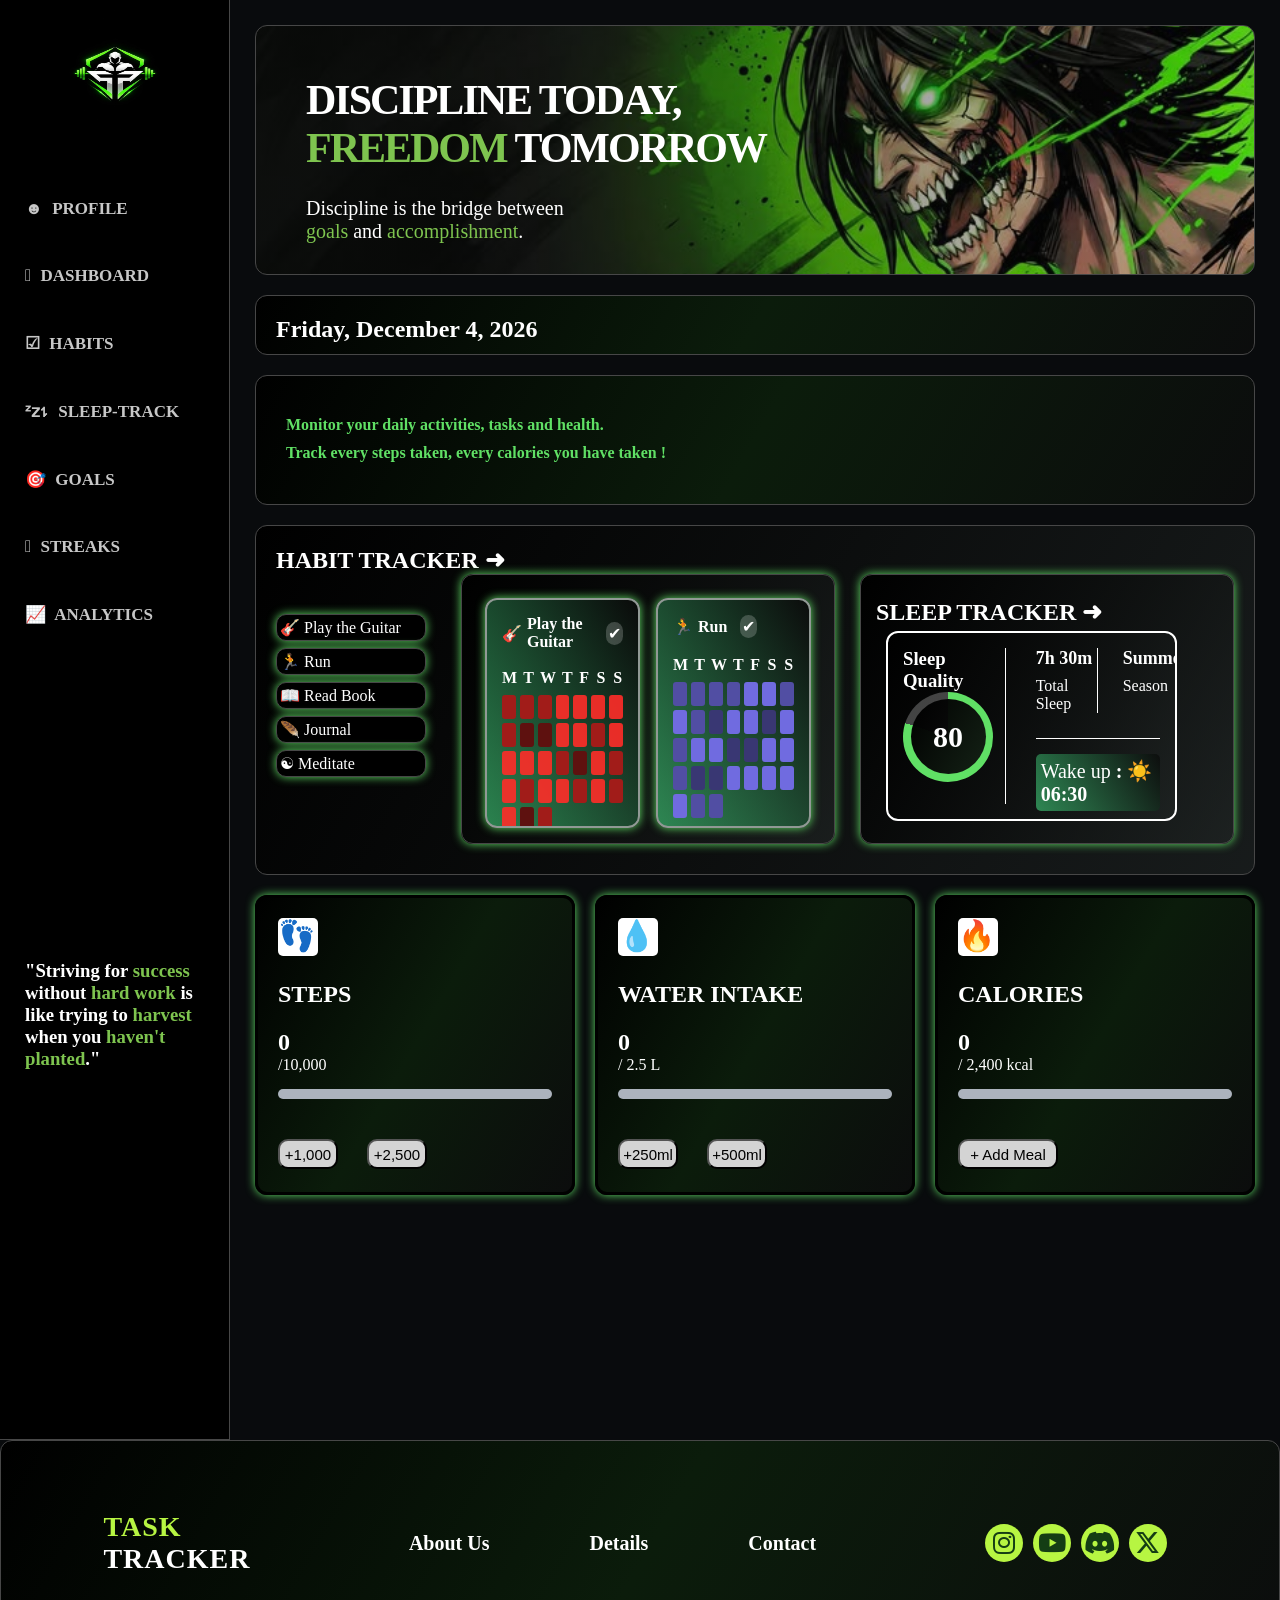
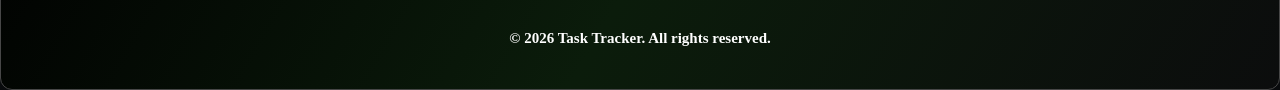
<file: index.html>
<!DOCTYPE html>
<html lang="en">
<head>
    <meta charset="UTF-8">
    <meta name="viewport" content="width=device-width, initial-scale=1.0">
    <title>Tracker</title>
    <link rel="icon" type="image/png" href="image/The path of the ronin.jpg">
    <link rel="stylesheet"  href="indexstyle.css">
     <link rel="stylesheet"
      href="https://cdnjs.cloudflare.com/ajax/libs/font-awesome/6.5.2/css/all.min.css">
</head>
<body>
  <div class="container">
     <aside class="sidebar">
        <div class="logo">
            <img src="image/Creative Fitness Monogram Logos (Brand Identity Ideas).jpg" alt="fitness logo">
        </div>   
 <!-- navbar      -->
     <nav>
        <a href="#about"><span class="icon">☻</span><span> PROFILE</span></a>
        <a href="index.html"><span class="icon">𓃑</span><span> DASHBOARD</span></a>
        <a href="#habit"><span class="icon">☑</span><span> HABITS</span></a>
        <a href="#sleep"><span class="icon">ᶻ𝗓𐰁</span><span> SLEEP-TRACK</span></a>
        <a href="#goal"><span class="icon">🎯</span><span> GOALS</span></a>
        <a href="habit.html"><span class="icon">𖦏</span><span> STREAKS</span></a>
        <a href="sleep.html"><span class="icon">📈</span><span> ANALYTICS</span></a>
        
     </nav>
     <h3>"Striving for <span>success </span>without <span> hard work</span> is like trying to <span>harvest </span> when you <span>haven't planted</span>."</h3>
     </aside>
     <!-- main -->
     <main class="main">
        <!-- section hero -->
        <section class="hero">
            <div class="hero-content">
            <h1>DISCIPLINE TODAY, <br><span>FREEDOM</span> TOMORROW</h1>
            <p>Discipline is the bridge between <br><span> goals</span> and <span> accomplishment</span>.</p>
            </div>
        </section>
<!-- today's date -->
        <div class="today">
            <h2 id="date"></h2>
        </div>

   <!-- profile      -->
    <section id="about">
        <div class="about">
        <h2 id="profile"></h2>
        <h4>Monitor your daily activities, tasks and health.</h4>
        <h4>Track every steps taken, every calories you have taken !</h4>
        </div>
    </section>
      <div class="box">
 <!-- habit-tracker -->
        <section id="habit">
          <h1><a href="habit.html">HABIT TRACKER ➜</a></h1>
           <div class="habit-box">
            <aside class="habit-bar">
                <p>🎸 Play the Guitar</p>
                <p>🏃 Run</p>
                <p>📖 Read  Book</p>
                <p>🪶 Journal</p>
                <p>☯ Meditate</p>
            </aside>
             <div class="part1">
              <div class="guitar">
                <div class="part1-header">
                    <span class="icon">🎸</span>
                    <h4>Play the Guitar</h4>
                    <span class="check">✔</span>
                </div>
                <div class="week">
                    <span>M</span>
                    <span>T</span>
                    <span>W</span>
                    <span>T</span>
                    <span>F</span>
                    <span>S</span>
                    <span>S</span>
                </div>
                    <div class="grid">
                    <!-- 30 boxes -->
                     <span style="background-color: #A11C19";></span>
                     <span style="background-color: #A11C19";></span>
                     <span style="background-color: #A11C19";></span>
                     <span></span>
                     <span></span>
                     <span></span>
                     <span></span>
                     <span style="background-color: #A11C19";></span>

                     <span style="background-color:#5E110F";></span>
                     <span style="background-color:#5E110F";></span>
                     <span></span>
                     <span></span>
                     <span style="background-color:#A11C19";></span>
                     <span></span>
                     <span></span>

                     <span></span>
                     <span></span>
                     <span style="background-color:#A11C19";></span>
                     <span style="background-color:#5E110F";></span>
                     <span></span>
                     <span style="background-color:#A11C19";></span>
                     <span></span>

                     <span style="background-color:#A11C19";></span>
                     <span></span>
                     <span></span>
                     <span style="background-color:#A11C19";></span>
                     <span></span>
                     <span style="background-color:#A11C19";></span>
                     <span></span>

                     <span style="background-color:#5E110F";></span>
                     <span style="background-color:#A11C19";></span>

                </div>
              </div>
              <div class="run">
                <div class="part1-header">
                <span class="icon">🏃</span>
                <h4>Run</h4>
                <span class="check">✔</span>
                </div>
                <div class="week">
                    <span>M</span>
                    <span>T</span>
                    <span>W</span>
                    <span>T</span>
                    <span>F</span>
                    <span>S</span>
                    <span>S</span>
                </div>
                <div class="grid">
                    <!-- 30 boxes -->
                     <span style="background-color: #514EA3";></span>
                     <span style="background-color: #514EA3";></span>
                     <span style="background-color: #514EA3";></span>
                     <span style="background-color: #514EA3";></span>
                     <span></span>
                     <span></span>
                     <span style="background-color: #514EA3";></span>
                     <span></span>

                     <span style="background-color: #514EA3";></span>
                     <span style="background-color: #393773";></span>
                     <span></span>
                     <span></span>
                     <span style="background-color: #393773";></span>
                     <span></span>
                     <span style="background-color: #514EA3";></span>

                     <span></span>
                     <span></span>
                     <span style="background-color: #393773";></span>
                     <span style="background-color: #393773";></span>
                     <span></span>
                     <span></span>
                     <span style="background-color: #514EA3";></span>

                     <span style="background-color: #393773";></span>
                     <span style="background-color: #393773";></span>
                     <span></span>
                     <span></span>
                     <span></span>
                     <span ></span>
                     <span></span>

                     <span style="background-color: #514EA3";></span>
                     <span style="background-color: #514EA3";></span>

                </div>
              </div>
              </div>

<!-- sleep-tracker -->
        
                <div class="sleep">
                   <a href="sleep.html" target="_blank"><h2>SLEEP TRACKER ➜</a></h2>
                   <div class="sleep-quality">
                    <div class="quality">
                      <h3>Sleep Quality</h3>
                         <div class="circle">
                            <span>80</span>
                         </div>
                   </div>
                    <div class="data">
                        <div class="side-info">
                           <div class="time">
                            <h2>7h 30m</h2>
                            <p>Total Sleep</p>
                           </div>
                           <div class="time">
                            <h2>Summer</h2>
                            <p>Season</p>
                           </div>
                        </div>
                        <div class="awake">
                            <span>Wake up</span>
                            <b>:</b>
                            <span>☀️</span>
                            <strong>06:30</strong>
                        </div>
                    </div>

                </div>  
                </div>
    
              </div>
              
             </div>
             <section id="goal">
            <div class="box1">
                <div class="steps">
                    <span class="foot"><h3>👣</h3></span>
                    <span><h2>STEPS</h2></span>
                    <div class="count">
                    <span id="number"><h1>0 </h1></span><medium>/10,000</medium>
                    </div>
                    <div class="steps-bar">
                        <div id="stepBar"></div>
                    </div>
                    <div class="buttons">
                    <button onclick="addSteps(1000)">+1,000</button>
                    <button onclick="addSteps(2500)">+2,500</button>
                    </div>

                </div>
                <div class="water">
                    <span class="blue"><h3>💧</h3></span>
                    <span><h2>WATER INTAKE</h2></span>
                    <div class="count">
                    <span id="drink"><h1>0</h1></span><medium>/ 2.5 L</medium>
                    </div>
                    <div class="water-bar">
                        <div id="waterBar"></div>
                    </div>
                    <div class="buttons">
                    <button onclick="addWater(0.25)">+250ml</button>
                    <button onclick="addWater(0.5)">+500ml</button>
                    </div>

                </div>
                <div class="calories">
                    <span class="food"><h3>🔥</h3></span>
                    <span><h2>CALORIES</h2></span>
                    <div class="count">
                        <span id="eat"><h1>0</h1></span><medium>/ 2,400 kcal</medium>
                    </div>
                    <div class="calorie-bar">
                        <div id="calorieBar"></div>
                    </div>
                    <button class="add" onclick="addCalories(100)"> + Add Meal</button>

                </div>
            </div>
         </section>
            

        </div>
    </section>
    </div>
    </main>
  </div>
     </div>
  </div>
  <!-- footer -->
  <footer class="footer">
    <div class="footer-top">
        <div class="footer-logo">
            <span>TASK</span>
            <strong>TRACKER</strong>
        </div>

        <div class="footer-links">
            <a href="#">About Us</a>
            <a href="#">Details</a>
            <a href="#">Contact</a>
        </div>

        <div class="social-icons">
        <a href="#"><i class="fa-brands fa-instagram"></i></a>
        <a href="#"><i class="fa-brands fa-youtube"></i></a>
        <a href="#"><i class="fa-brands fa-discord"></i></a>
        <a href="#"><i class="fa-brands fa-x-twitter"></i></a>
    </div>

    </div>
    <div class="footer-bottom">
         © 2026 Task Tracker. All rights reserved.
    </div>
  </footer>
  <script src="index.js"></script>
</body>
</html>
</file>
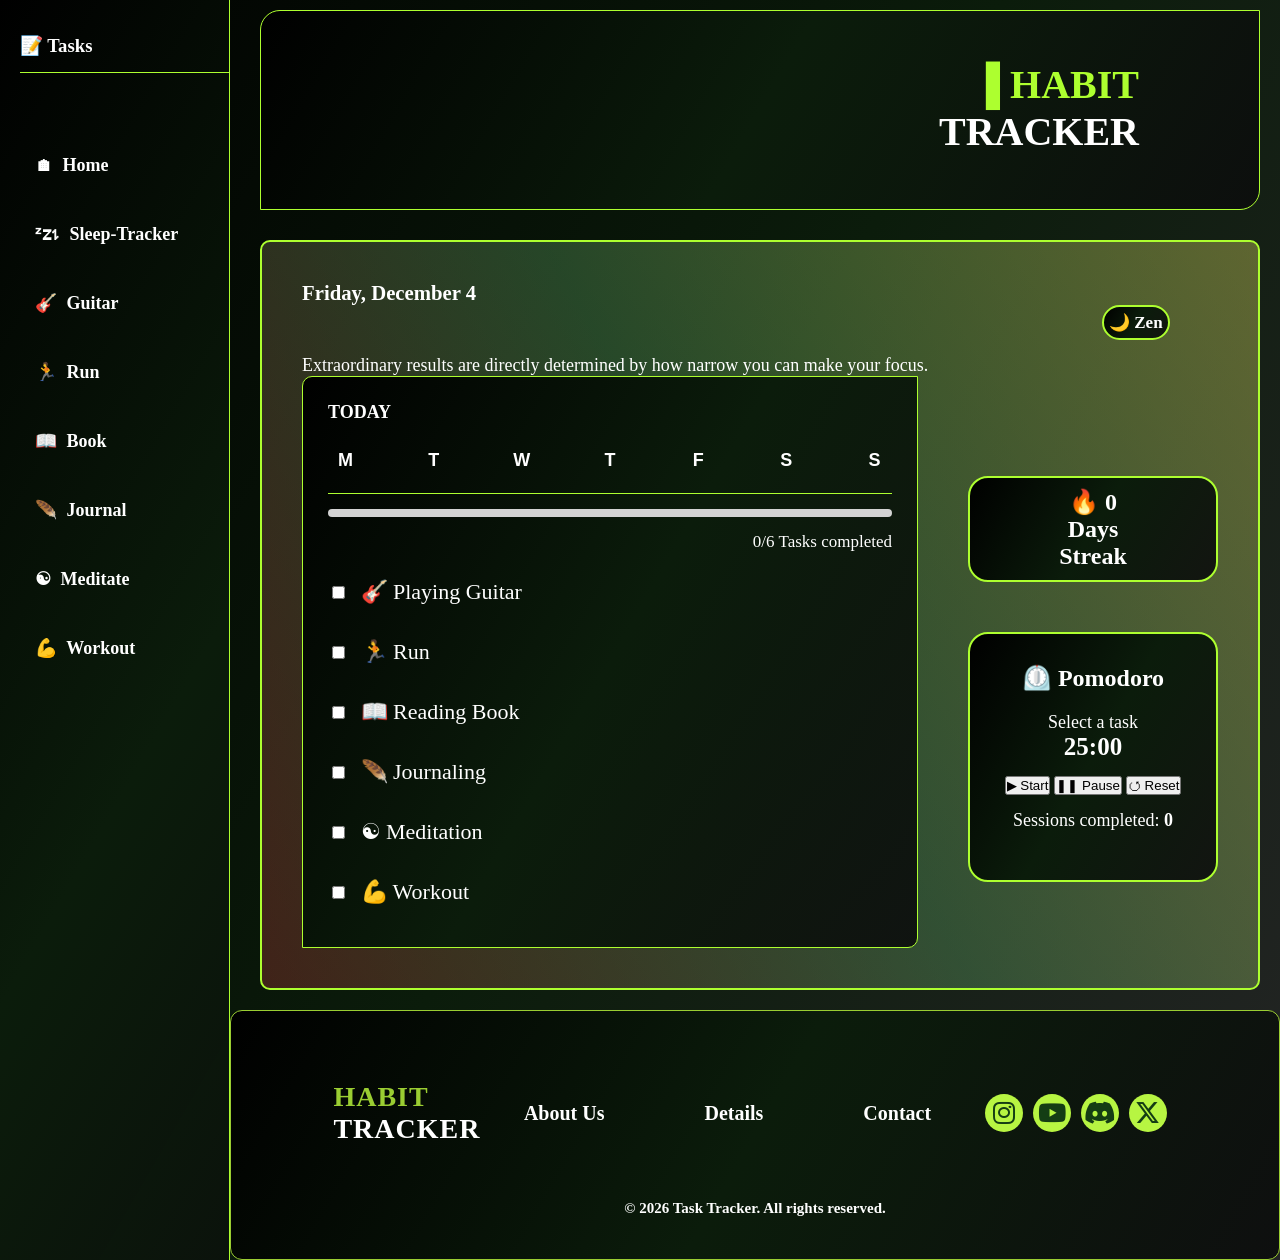
<file: habit.html>
<!DOCTYPE html>
<html lang="en">
<head>
    <meta charset="UTF-8">
    <meta name="viewport" content="width=device-width, initial-scale=1.0">
    <link rel="stylesheet" href="habitstyle.css">
    <link rel="stylesheet"
      href="https://cdnjs.cloudflare.com/ajax/libs/font-awesome/6.5.2/css/all.min.css">
    <title>HABIT</title>
</head>
<body>
    <div class="container">
     <aside class="sidebar">   
 <!-- navbar      -->
     <nav>
        <h1>📝 Tasks</h1>
        <a href="index.html"><span class="icon"> 🏠︎ </span><span> Home</span></a>
        <a href="sleep.html"><span class="icon"> ᶻ𝗓𐰁 </span><span> Sleep-Tracker</span></a>
        <a href="#tasks"><span class="icon">🎸</span><span> Guitar</span></a>
        <a href="#tasks"><span class="icon">🏃</span><span> Run</span></a>
        <a href="#"><span class="icon">📖</span><span> Book</span></a>
        <a href="#"><span class="icon">🪶</span><span> Journal</span></a>
        <a href="#"><span class="icon">☯ </span><span> Meditate</span></a>
        <a href="#"><span class="icon">💪</span><span> Workout</span></a>
        
     </nav>
     
     </aside>
     <!-- main -->
    <main class="main">
        <div class="box1"><h1><span style="color: greenyellow;">▐  HABIT </span><BR>TRACKER</h1></div>
        <div class="box2">
            <span class="dates">
            <h5 id="date"></h5>
            </span>
            <span class="texts">
            <h2 id="profile"></h2><span class="zen">🌙 Zen</span></span>
            <p>Extraordinary results are directly determined by how narrow you can make your focus.</p> 
            <div class="table">    
                <div class="tracker">
                    <h3>TODAY</h3>
                    <div class="days">
                        <button onclick="changeDay(0)">M</button>
                        <button onclick="changeDay(1)">T</button>
                        <button onclick="changeDay(2)">W</button>
                        <button onclick="changeDay(3)">T</button>
                        <button onclick="changeDay(4)">F</button>
                        <button onclick="changeDay(5)">S</button>
                        <button onclick="changeDay(6)">S</button>
                        
                    </div>
                    <div class="progress-box">
                        <div id="progressBar"></div>
                    </div>
                    <p id="progressText">
                        0/6 Tasks completed
                    </p>
                    <div class="tasks">
                        <label><input type="checkbox" onchange="taskCompleted(0)"> 🎸 Playing Guitar </label>
                        <label><input type="checkbox" onchange="taskCompleted(1)">  🏃 Run  </label>
                        <label><input type="checkbox" onchange="taskCompleted(2)"> 📖 Reading Book  </label>
                        <label><input type="checkbox" onchange="taskCompleted(3)">  🪶 Journaling  </label>
                        <label><input type="checkbox" onchange="taskCompleted(4)"> ☯  Meditation </label>
                        <label><input type="checkbox" onchange="taskCompleted(5)"> 💪 Workout </label>   
                    </div>
                </div>
                <div class="right-side">
                    <div class="table1">
                        <h2>🔥 <span id="streak">0</span><br>Days<br> Streak</h1>
                    </div>
                    <div class="pomodoro">
                        <h2>⏲️ Pomodoro</h2>
                        <p id="selectedTask">
                            Select a task
                        </p>
                        <div id="timer">
                            25:00
                        </div>
                        <button onclick="startTimer()">▶ Start</button>
                        <button onclick="pauseTimer()">❚❚ Pause</button>
                        <button onclick="resetTimer()">⭯ Reset</button>
                        <p class="session-text">
                            Sessions completed:
                            <span id="sessions"> 0 </span>
                        </p>
                    </div>
                </div>
            </div>
            <!-- <div class="table2"> -->
            
        </diV>
    </div>
</main>

       <footer class="footer">
    <div class="footer-top">
        <div class="footer-logo">
            <span style="color: yellowgreen;">HABIT</span>
            <strong>TRACKER</strong>
        </div>

        <div class="footer-links">
            <a href="#">About Us</a>
            <a href="#">Details</a>
            <a href="#">Contact</a>
        </div>

        <div class="social-icons">
        <a href="#"><i class="fa-brands fa-instagram"></i></a>
        <a href="#"><i class="fa-brands fa-youtube"></i></a>
        <a href="#"><i class="fa-brands fa-discord"></i></a>
        <a href="#"><i class="fa-brands fa-x-twitter"></i></a>
    </div>

    </div>
    <div class="footer-bottom">
         © 2026 Task Tracker. All rights reserved.
    </div>
  </footer>


      <script src="habit.js"></script>
</body>

</html>
</file>
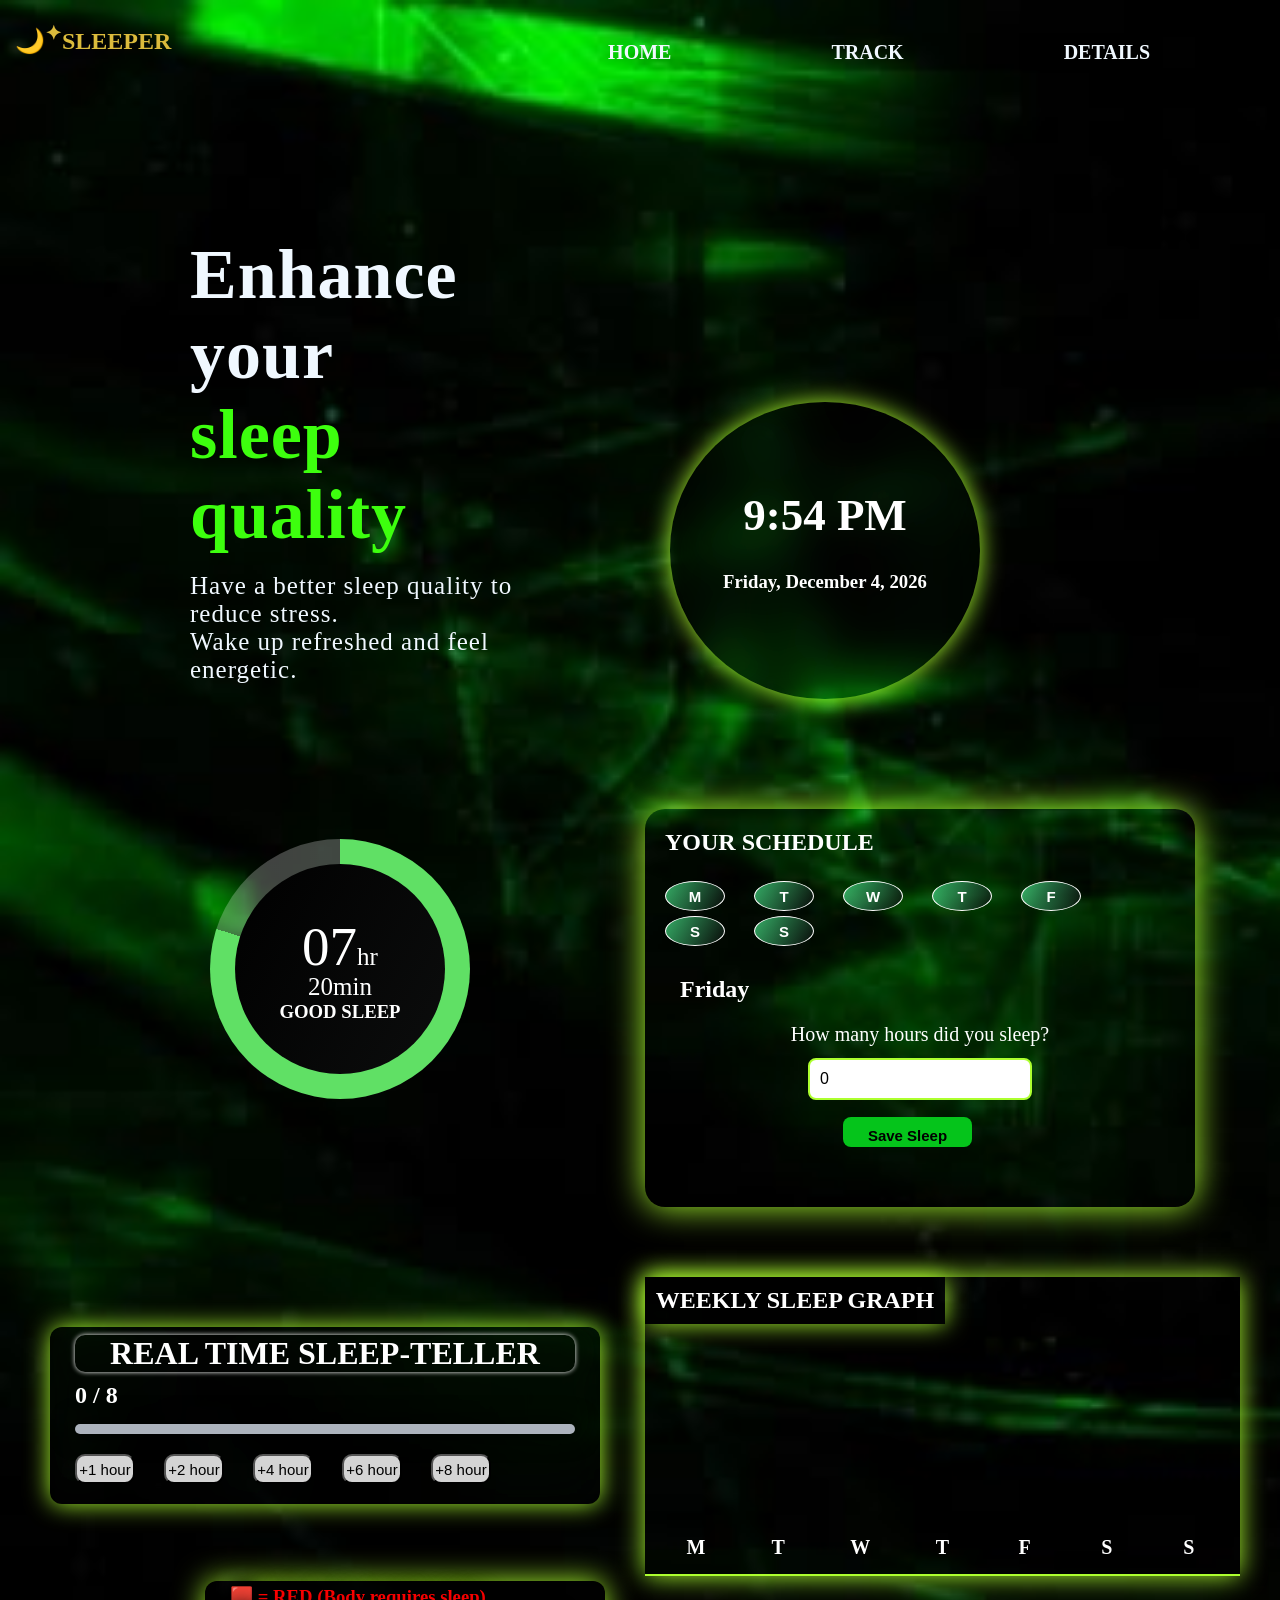
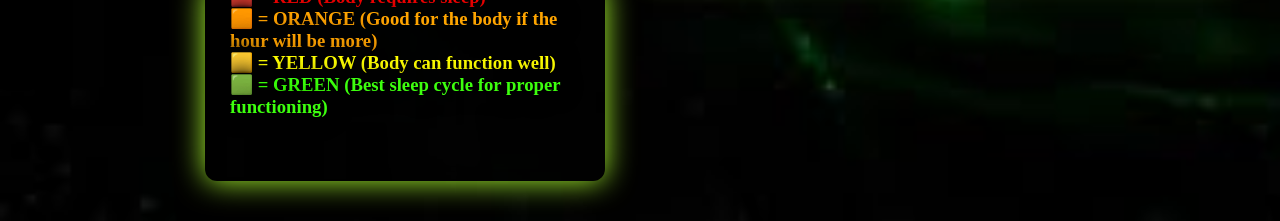
<file: sleep.html>
<!DOCTYPE html>
<html lang="en">
<head>
    <meta charset="UTF-8">
    <meta name="viewport" content="width=device-width, initial-scale=1.0">
    <title>Sleeper</title>
    <link rel="icon" type="png\jpg" href="image/Meditation For Sleep_ Guided Meditation at Bedtime - Headspace.jpg">
    <link rel="stylesheet" href="sleepstyle.css">
</head>
<body>
 <!-- navbar -->
  <nav class="navbar">
    <h1>🌙<sup>✦</sup>SLEEPER</h1>
   <div class="nav-links">
    <a href="index.html" target="_blank">HOME</a>
    <a href="#track">TRACK</a>
    <a href="#detail">DETAILS</a>
   </div>
  </nav>
  <!-- main section-->
<main class="main">
  <div class="table-1">
    <div class="content-1">
      <h1>Enhance your<br><span style="color:#3DFF0E;" >sleep quality</span></h1>
      <p>Have a better sleep quality to reduce stress.<br>Wake up refreshed and feel energetic.</p>
    </div>
    <div class="content-2">
      <div class="box1">
        <h1 id="time"></h1>
        <h3 id="date"></h3>
      </div>
    </div>
  </div>
  
  <div class="table-2">
    <div class="circle">
      <div class="sleep-value">
        <span id="hours">07</span><medium>hr</medium>
        <p id="minutes">20min</p>
        <h3>GOOD SLEEP</h3>
      </div>
    </div>
  <section id="track">
      <div class="schedule">
        <div class="title-row">
          <h2>YOUR SCHEDULE</h2>
        </div>
        <div class="days">
          <button onclick="selectDay(0)">M</button>
          <button onclick="selectDay(1)">T</button>
          <button onclick="selectDay(2)">W</button>
          <button onclick="selectDay(3)">T</button>
          <button onclick="selectDay(4)">F</button>
          <button onclick="selectDay(5)">S</button>
          <button onclick="selectDay(6)">S</button>
        </div>
        <div class="selected">
          <h1 id="selectedDay">Monday</h1>
          <div class="input-box">
            <label for="sleepInput">
              How many hours did you sleep?
            </label>
            <input type="number"
            id="sleepInput"
            placeholder="Enter hours"
            min="0"
            max="24"
            step="0.5">
            <button class="save" onclick="saveSleep()">Save Sleep</button>
          </div>
      </div>
    </div>
    </div> 
    <div class="table-3">
      <div class="box2">
        <div class="time">
          <h1>REAL TIME SLEEP-TELLER</h1>
          <div class="sleep">
          <h2><span id="timeTracker">0</span> / 8
          </h2>
          </div>
        </div>
        <div class="timebar">
            <div id="timeBar1"></div>
            <div id="timeBar2"></div>
            <div id="timeBar3"></div>
            <div id="timeBar4"></div>
        </div>
        <div class="buttons">
          <button onclick="addTime(1)">+1 hour</button>
          <button onclick="addTime(2)">+2 hour</button>
          <button onclick="addTime(4)">+4 hour</button>
          <button onclick="addTime(6)">+6 hour</button>
          <button onclick="addTime(8)">+8 hour</button>
        </div>
      </div>
      <div class="data">
        <h2>WEEKLY SLEEP GRAPH</h2>
        <div class="graph">
          <div class="bar-graph">
            <div class="bar" id="bar0"></div>
            <p>M</p>
          </div>
          <div class="bar-graph">
            <div class="bar" id="bar1"></div>
            <p>T</p>
          </div>
          <div class="bar-graph">
            <div class="bar" id="bar2"></div>
            <p>W</p>
          </div>
          <div class="bar-graph">
            <div class="bar" id="bar3"></div>
            <p>T</p>
          </div>
          <div class="bar-graph">
            <div class="bar" id="bar4"></div>
            <p>F</p>
          </div>
          <div class="bar-graph">
            <div class="bar" id="bar5"></div>
            <p>S</p>
          </div>
          <div class="bar-graph">
            <div class="bar" id="bar6"></div>
            <p>S</p>
          </div>
        </div>
      </div>
    </div>
  </section>
      
  <section id="detail">
    <div class="box3">
      <span style="color: red;"><h3>🟥 = RED (Body requires sleep)</h3></span>
      <span style="color: orange;"><h3>🟧 = ORANGE (Good for the body if the hour will be more)</h3></span>
      <span style="color: yellow;"><h3>🟨 = YELLOW (Body can function well)</h3></span>
      <span style="color: #3DFF0E;"><h3>🟩 = GREEN (Best sleep cycle for proper functioning)</h3></span>
          
    </div>
  </section>
</main>

    

<script src="sleep.js"></script>
</body>
</html>
</file>
<file: indexstyle.css>
*{ 
   margin: 0;
   padding: 0;
   box-sizing: border-box;
}
body{
    background-color: #090b0d;
    flex-wrap: wrap;

}   
.sidebar{
    width: 230px;
    flex: 0 0 230px;
    height:160vh;
    background-color: black;
    color: white;
    display: flex;
    flex-direction: column;
    border-right: 1px solid #474747;
    border-bottom:1px solid #474747;
    background: black;
}
.sidebar h3{
    margin-top: 320px;
    margin-left: 25px;
    margin-right: 10px;
}
.sidebar h3 span{
    color: #7EC44F;
}
.logo{
    text-align: center;
    margin-bottom: 40px;
    margin-top: 10px;
}
.sidebar img{
    height: 130px;
    width: 110px;
    border-radius: 50%;
}
.icon{
    padding-right: 5px;
}
nav {
     display:flex;
     flex-direction: column;
     gap: 17px;
}
nav a {
     text-decoration: none;
     color: #C7C7C7 ;   
    padding: 15px;
    margin-left: 10px;
    font-size: 17px;
    font-weight: 700;
    transition: 0.4s;
}
nav a:hover{
    background: #252b2d;
    color:#65CC2C;
    transform: translateX(5px);
}
nav a:active{
    background: #b7d83b;
    color: #101510;
}
.main{
     flex: 1;
     min-width:0;
     margin: 0;
     padding: 25px;
    overflow: hidden;
}
.hero {
      position: relative;
      height: 250px;
      width: 100%;
      border-radius: 12px;
      overflow: hidden;
      
      background: linear-gradient(90deg, rgba(10,12,10,.8),rgba(10,10,10,.15)), url("./image/Eren\ Yeager\ Wallpaper\ Final\ Form\ Hd\ -\ Free\ Download.jpg");
      padding: 50px;
      background-size: cover;
      background-position: center;
      display: flex;
      border: 1px solid #474747;
}
.hero-content h1{
    color: white;
    letter-spacing: -2px;
    font-size: 42px;
}
.hero-content h1 span, .hero-content p span {
    color: #7EC44F;
}
.hero-content p{
    margin-top: 25px;
    color: white;
    font-size: 20px;
}
.today{
     position: relative;
    height: 60px;
    width: 100%;
    border-radius: 12px;
    border: 1px solid #474747;
    padding: 20px;
    margin-top: 20px;
    color: white;
    background: linear-gradient(120deg , black ,#0B1C0B , rgba(12,13,13,.9));
}
.about{
    position: relative;
    height: 130px;
    width: 100%;
    border-radius: 12px;
    border: 1px solid #474747;
    padding: 20px;
    margin-top: 20px;
    color: white;
    background: linear-gradient(120deg , black ,#0B1C0B , rgba(12,13,13,.9));
}
.about h2{
        display: flex;
        margin: 10px;
}
.about h4{
    margin: 10px;
    color: #60E065;
}
.container{
    display: flex;
    min-height: 100vh;
    width: 100%;
    gap: 0;
    margin: 0;
    padding: 0;
    align-items: flex-start;
}
.box{
    position: relative;
    height: 350px;
    width: 100%;
    border-radius: 12px;
    border: 1px solid #474747;
    padding: 20px;
    margin-top: 20px;
    color: white;
    background: linear-gradient(120deg , black , rgba(33,38,37,.6));
}    
.box a{
    text-decoration: none;
    color: white;
}
.box a:hover{
    color: #60E065;
}
 .part1{
      position: relative;
      height: 270px;
      width: 40%;
      border-radius: 12px;
      overflow: hidden;
      background: linear-gradient(120deg , black , rgba(33,38,37,.6));
      padding: 15px;
      background-size: cover;
      background-position: center;
      display: flex;
      justify-content: center;
      border: 1px solid #474747;
      color: white;
      padding-right: 15px;
      margin-left: 25px;
      box-shadow: 0 0 10px #60E065;
}
.habit-box{
    display: flex;
    min-height: 100vh;
    width: 100%;
    gap: 0;
    margin: 0;
    padding: 0;
    align-items: flex-start;
}
.habit-bar{
    width: 150px;
    flex: 0 0 150px;
    height: 100px;
    color: white;
    display: flex;
    flex-direction: column;
    margin-top: 40px;
    margin-right: 10px;
}
.habit-bar p{
        border: 1px solid #474747;
        margin-bottom: 7px;
        border-radius: 10px;
        padding: 3px;
        background-color: black;
        box-shadow: 0 0 10px #60E065;
}
.habit-bar p:hover{
    background: #252b2d;
    color:#65CC2C;
    transform: translateX(5px);
}
.guitar{
      position: relative;
      height: 230px;
      width: 47%;
      border-radius: 12px;
      overflow: hidden;
      padding: 15px;
      background-size: cover;
      background-position: center;
      display: block;
      border: 2px solid #919995;
      color: white;
      background: linear-gradient(60deg, rgba(66,212,126,.6), rgba(10,10,10,.8));
      margin: 8px;
      box-shadow: 0 0 10px #60E065;
}
.guitar:hover{
    transform: scale(1.05);
}
.part1-header{
    display: flex;
    align-items: center;
    gap: 10x;
    margin-bottom: 18px;
    
}
.part1-header h4{
    font-size: 20x;
    
}
icon{
    font-size: 27px;
}
.check{
     margin-left: 13px;
     width: 42;
     height: 42;
     display: flex;
     align-items: center;
     justify-content: center;
     border-radius: 12px;
     background: rgba(255,255,255,.2);
     font-size: 22;
     padding: 2px;
}
.week{
    display: grid;
    grid-template-columns: repeat(7, 1fr);
    gap: 6px;
    margin-bottom: 8px;
    text-align: center;
    font-weight: bold;
}
.grid{
    display: grid;
    grid-template-columns: repeat(7, 1fr);
    gap: 4px;
    width: 100%;
}
.grid span{
    display: block;
    width: 100%;
    height:24px;
    border-radius: 3px;
    background: rgba(255,45,40,.9);
}

.run{
    position: relative;
      height: 230px;
      width: 47%;
      border-radius: 12px;
      overflow: hidden;
      padding: 15px;
      background-size: cover;
      background-position: center;
      display: block;
      border: 2px solid #919995;
      color: white;
      background: linear-gradient(60deg, rgba(66,212,126,.6), rgba(10,10,10,.8));
      margin: 8px;
      box-shadow: 0 0 10px #60E065;
}
.run:hover{
    transform: scale(1.05);
}
.run .grid span{
    background-color: #706BE0;
}
.sleep{
    position: relative;
      height: 270px;
      width: 40%;
      border-radius: 12px;
      overflow: hidden;
      background: linear-gradient(120deg , black , rgba(33,38,37,.6));
      padding: 15px;
      background-size: cover;
      background-position: center;
      display: flex;
      flex-direction: column;
      justify-content: center;
      border: 1px solid #474747;
      color: #60E065;
      padding-right: 15px;
      margin-left: 25px;
      box-shadow: 0 0 10px #60E065;
}
.sleep a:hover{
    transform: scale(1.05);
    color: #60E065;
}
.sleep h2{
    margin-bottom: 5px;
}
.sleep-quality{
       position: relative;
      height: 190px;
      width: 85%;
      border-radius: 12px;
      overflow: hidden;
      padding: 15px;
      background-size: cover;
      background-position: center;
      display: flex;
      border: 2px solid white;
      color: white;
      margin-left: 10px;
      background: linear-gradient(120deg , black , rgba(33,38,37,.6));
}
.quality{
    width:40%;
    border-right: 1px solid white;
    padding-right: 25px;
}
.circle{
    width: 90px;
    height: 90px;
    border-radius: 50%;
    background: conic-gradient(#60E065 0deg 288deg, rgba(255,255,255,0.25) 288deg 360deg);
    display: flex;
    justify-content: center;
    align-items: center;
    position: relative;
}
.circle::before{
    content: "";
    position: absolute;
    width: 75px;
    height: 75px;
    background: linear-gradient(120deg , black , rgba(12,13,13,.9));
    border-radius: 50%;
}
.circle span{
    position:relative;
    font-size: 30px;
    font-weight: bold;
}
.data{
    width: 60%;
    padding-left: 30px;
}
.side-info{
    display:flex;
    border-bottom: 1px solid white;
    padding-bottom: 25px;
}
.time{
    width: 50%;
    padding-left: 25px;
}
.time:first-child{
    border-right: 1px solid white;
    padding-left: 0;
}
.time h2{
    margin-bottom: 8px;
    font-size: 18px;
}
.awake{
    margin-top: 15px;
    font-size: 20px;
    background: linear-gradient(60deg, rgba(66,212,126,.6), rgba(10,10,10,.8));
    padding: 5px;
    border-radius: 5px;
}
.box1{
    display: grid;
    grid-template-columns:repeat(3, 1fr);
    gap: 20px;
}
.steps{
    position: relative;
    height: 300px;
    border-radius: 12px;
    border: 3px solid black;
    padding: 20px;
    margin-top: 20px;
    background: linear-gradient(120deg , black ,#0B1C0B , rgba(12,13,13,.9));
    /* background: linear-gradient(60deg, rgba(23,23,23,0.9),  rgba(117,146,217,.5) ,  rgba(212,212,212,.9)); */
    color: white;
    box-shadow: 0 0 10px #60E065;
}
.steps:hover{
    transform: scale(1.04);
}
.foot h3{
    font-size: 30px;
    background: white;
    height: 38px;
    width: 40px;
    border-radius: 5px;
}
.steps h2{
    margin-top: 25px;
}
#number{
    display: flex;
    margin-top: 21px;
}
#number h1{
    letter-spacing: 4px;
    margin-right: 2px;
}
#number medium{
    margin-top: 10px; 
}
.steps-bar{
    width: 100%;
    height: 10px;
    background: #ACB3BD;
    border-radius: 10px;
    overflow: hidden;
    margin: 15px 0;
}
#stepBar{
    height: 100%;
    width: 0%;
    background: #5C310B;
    transition: width 0.4s ease;
}
button{
    margin-top: 25px;
    margin-right: 25px;
    height: 30px;
    width: 60px;
    font-size: 15px;
    padding: 10px, 10px;
    background-color: #D4D4D4;
    border-radius: 10px;
}
.water{
    position: relative;
    height: 300px;
    border-radius: 12px;
    border: 3px solid black;
    padding: 20px;
    margin-top: 20px;
    background: linear-gradient(120deg , black ,#0B1C0B , rgba(12,13,13,.9));
    color: white;
    box-shadow: 0 0 10px #60E065;
}
.water:hover{
    transform: scale(1.04);
}
.blue h3{
    font-size: 30px;
    background: white;
    height: 38px;
    width: 40px;
    border-radius: 5px;
}
.water h2{
    margin-top: 25px;
}
#drink{
    display: flex;
    margin-top: 21px;
}
#drink h1{
    letter-spacing: 4px;
    margin-right: 2px;
}
#drink medium{
    margin-top: 10px; 
}
.water-bar{
    width: 100%;
    height: 10px;
    background: #ACB3BD;
    border-radius: 10px;
    overflow: hidden;
    margin: 15px 0;
}
#waterBar {
    height: 100%;
    width: 0%;
    background: #358DFF;
    transition: width 0.4s ease;
}
.calories{
    position: relative;
    height: 300px;
    border-radius: 12px;
    border: 3px solid black;
    padding: 20px;
    margin-top: 20px;
    background: linear-gradient(120deg , black ,#0B1C0B , rgba(12,13,13,.9));
    color: white;
    box-shadow: 0 0 10px #60E065;
}
.calories:hover{
    transform: scale(1.04);
}
.food h3{
    font-size: 30px;
    background: white;
    height: 38px;
    width: 40px;
    border-radius: 5px;
}
.calories h2{
    margin-top: 25px;
}
#eat{
    display: flex;
    margin-top: 21px;
}
#eat h1{
    letter-spacing: 4px;
    margin-right: 2px;
}
#eat medium{
    margin-top: 10px; 
}
.add{
    margin-top: 25px;
    margin-right: 25px;
    height: 30px;
    width: 100px;
    font-size: 15px;
    padding: 10px, 10px;
    background-color: #D4D4D4;
    border-radius: 10px;
}
.calorie-bar{
    width: 100%;
    height: 10px;
    background: #ACB3BD;
    border-radius: 10px;
    overflow: hidden;
    margin: 15px 0;
}
#calorieBar {
    height: 100%;
    width: 0%;
    background: #E67531;
    transition: width 0.4s ease;
}
.footer{
    position: realtive;
    width: 100%;
    border-radius: 12px;
    border: 1px solid #474747;
    color: white;
    padding: 70px 8% 40px;
    min-height: 250px;
    background: linear-gradient(120deg , black ,#0B1C0B , rgba(12,13,13,.9));
}
.footer-top {
    display: flex;
    align-items: center;
    justify-content: space-between;
    gap: 40px;
}
.footer-logo {
    display: flex;
    flex-direction: column;
    font-size: 28px;
    letter-spacing: 1px;
}

.footer-logo span {
    color: #b7f542;
    font-weight: bold;
}

.footer-logo strong {
    color: white;
}
.footer-links {
    display: flex;
    gap: 100px;
}

.footer-links a {
    color: white;
    text-decoration: none;
    font-size: 20px;
    font-weight: bold;
}

.footer-links a:hover {
    color: #b7f542;
}
.social-icons {
    display: flex;
    justify-content: center;
    gap: 10px;
    margin: 10px;
}
.social-icons a {
    width: 38px;
    height: 38px;
    border-radius: 50%;
    background: #b7f542;
    color: #111;
    display: flex;
    justify-content: center;
    align-items: center;
    text-decoration: none;
    font-weight: bold;
    font-size: 17px;
    color: #143D14;
    font-size: 25px;
    transition: 0.3s;
}
.social-icons a:hover{
    color: #50F54F;
    transform: translateY(-5px);
    background: black;
}
.footer-bottom {
    text-align: center;
    margin-top: 55px;
    font-size: 15px;
    font-weight: bold;
}
html{
    scroll-behavior: smooth;
}
</file>
<file: habitstyle.css>
*{
    margin: 0;
    padding: 0;
    box-sizing: border-box;
}
body{
    flex-wrap: wrap;
    background: linear-gradient(120deg , black ,#0B1C0B , rgba(12,13,13,.9));

}   
.sidebar{
    width: 230px;
    flex: 0 0 230px;
    height:180vh;
    background: linear-gradient(120deg , black ,#0B1C0B , rgba(12,13,13,.9));
    color: white;
    display: flex;
    flex-direction: column;
    border-right: 1px solid greenyellow;
    border-bottom:1px solid greenyellow;
    position: fixed;
}
.sidebar h1{
    margin-top: 20px;
    margin-left: 20px;
    margin-bottom: 50px;
}
.icon{
    padding-right: 5px;
}
nav {
     display:flex;
     flex-direction: column;
     gap: 17px;
}
nav h1{
    border-bottom: 1px solid greenyellow;
    padding-bottom: 15px;
    padding-top: 15px;
}
nav a {
     text-decoration: none;
     color: white ;   
    padding: 15px;
    margin-left: 20px;
    font-size: 18px;
    font-weight: 700;
    transition: 0.4s;
}
nav a:hover{
    background: greenyellow;
    color: black;
    transform: translateX(5px);
}
nav a:active{
    background: #D46B17;
    color: #FFF38C;
}
.container{
    display: flex;
    min-height: 100vh;
    width: 100%;
    gap: 0;
    margin: 0;
    padding: 0;
    align-items: flex-start;
}
.main{
    flex: 1;
     height: auto;
     margin: 0;
     padding: 10px 20px 20px 20px;
     overflow: hidden;
     margin-left: 240px;
}
.box1{
    position: relative;
    height: 200px;
    width: 100%;
    overflow: hidden;
    padding: 50px;
    background: url(image/Green\ 🟢.jpg);
    background: linear-gradient(120deg , black ,#0B1C0B , rgba(12,13,13,.9));
    border-top-left-radius: 20px;
    border-bottom-right-radius: 20px;
    border: 1px solid greenyellow;
}

.box1 h1{
    text-align: right;
    font-size: 40px;
    color: white;
    margin-right: 70px;
}
.table{
    display: flex;
}
.box2{
    position: relative;
    height: auto;
    width: 100%;
    overflow: hidden;
    padding-top: 40px;
    padding-left: 40px;
    padding-right: 40px;
    display: flex;
    flex-direction: column;
    border: 2px solid greenyellow;
    border-radius: 10px;
    margin-top: 30px;
    padding: 40px;
    background: linear-gradient( 60deg, rgba(199, 63, 63, 0.29),rgba(131, 224, 138, 0.247),rgba(255, 255, 109, 0.312));
    color: white;

}
.box2 p{
    font-style: Harrington;
    font-size: 18px;
}
.dates{
    display: flex;
    justify-content: flex-start;
    font-size: 25px;
}
.texts{
    display: flex;
    justify-content: flex-start;
    font-size: 30px;
}
.zen{
    text-align: right;
    margin-right: 40px;
    margin-bottom: 15px;
    padding: 5px;
    margin-left: 800px;
    font-size: 17px;
    border: 2px solid greenyellow;
    background: linear-gradient(120deg , black ,#0B1C0B , rgba(12,13,13,.9));
    border-radius: 20px;
    font-weight: 700;
    display: flex;
    justify-content: center;
    align-items: center;
}
.tracker{
    width: 80%;
    background: linear-gradient(120deg , black ,#0B1C0B , rgba(12,13,13,.9));
    border: 1px solid greenyellow;
    border-top-left-radius: 10px;
    border-bottom-right-radius: 10px;
    padding: 25px;
}
.tracker h3{
    margin-bottom: 20px;
    font-size: 18px;
}
.days{
    display: flex;
    justify-content: space-between;
    border-bottom: 1px solid greenyellow;
    padding-bottom: 15px;
    margin-bottom: 10px;
}
.days button{
    width: 35px;
    height: 35px;
    border: none;
    border-radius: 8px;
    background: transparent;
    color: white;
    font-weight: bold;
    font-size: 18px;
    cursor: pointer;
}
.days button:hover{
    background: greenyellow;
    color: black;
}
.days button.active{
    background: yellow;
    color: red;
}
.progress-box{
    width: 100%;
    height: 8px;
    background: lightgray;
    border-radius: 10px;
    margin-top: 15px;
    overflow: hidden;
    margin-bottom: 15px;
}
#progressBar{
    width: 0%;
    height: 100%;
    background: rgb(61, 255, 47);
    transition: width 0.4s;
}
#progressText{
    text-align: right;
    font-size: 17px;
    color: white;
    margin: 5px 0 10px;
}
.tasks{
    display: flex;
    flex-direction: column;
}
.tasks label{
    display: block;
    padding: 17px 4px;
    font-size: 22px;
}
.tasks label:hover{
    color: greenyellow;
}
.tasks input{
    margin-right:10px;
    cursor: pointer;
}
.tasks input:checked+*{
    text-decoration: line-through;
}
 .right-side{
    margin-left: 50px;
    width: 250px;
    margin-top: 100px;
 }  
 .table1{
    margin-bottom: 50px;
    text-align: center;
    border: 2px solid greenyellow;
    background: linear-gradient(120deg , black ,#0B1C0B , rgba(12,13,13,.9)) ;
    border-radius: 20px;
    padding: 10px;
 } 
 .pomodoro{
     margin-bottom: 50px;
    text-align: center;
    border: 2px solid greenyellow;
    background: linear-gradient(120deg , black ,#0B1C0B , rgba(12,13,13,.9)) ;
    border-radius: 20px;
    padding: 10px;
    width: 250px;
    height: 250px;
    gap: 40px;
 }
 .pomodoro h2{
    margin-top: 20px;
    margin-bottom: 20px;
 }
 #timer{
    font-size: 25px;
    margin-bottom: 15px;
    font-weight: bold;
 }
 pomodor button{
    border: none;
    border-radius: 8px;
    padding: 8px 12px;
    margin: 3px;
    background: #d6b66c;
    cursor: pointer;
 }
.pomodoro button:hover {
    background: #c5a354;
    transform: scale(1.05);

}
.session-text {
    margin-top: 15px;
    font-size: 14px;
}
#sessions {
   font-weight: bold;
}
.footer{
    width:auto;
    margin-left: 230px ;
    height: auto;
    color: white;
    position: realtive;
    border-radius: 12px;
    border: 1px solid yellowgreen;
    color: white;
    padding: 70px 8% 40px;
    min-height: 250px;
    background: linear-gradient(120deg , black ,#0B1C0B , rgba(12,13,13,.9));
}
.footer-top {
    display: flex;
    align-items: center;
    justify-content: space-between;
    gap: 40px;
}
.footer-logo {
    display: flex;
    flex-direction: column;
    font-size: 28px;
    letter-spacing: 1px;
}

.footer-logo span {
    color: #b7f542;
    font-weight: bold;
}

.footer-logo strong {
    color: white;
}
.footer-links {
    display: flex;
    gap: 100px;
}

.footer-links a {
    color: white;
    text-decoration: none;
    font-size: 20px;
    font-weight: bold;
}

.footer-links a:hover {
    color: #b7f542;
}
.social-icons {
    display: flex;
    justify-content: center;
    gap: 10px;
    margin: 10px;
}
.social-icons a {
    width: 38px;
    height: 38px;
    border-radius: 50%;
    background: #b7f542;
    color: #111;
    display: flex;
    justify-content: center;
    align-items: center;
    text-decoration: none;
    font-weight: bold;
    font-size: 17px;
    color: #143D14;
    font-size: 25px;
    transition: 0.3s;
}
.social-icons a:hover{
    color: black;
    transform: translateY(-5px);
    background: yellowgreen;
}
.footer-bottom {
    text-align: center;
    margin-top: 55px;
    font-size: 15px;
    font-weight: bold;
}
html{
    scroll-behavior: smooth;
}
</file>
<file: sleepstyle.css>
*{
    margin: 0;
    padding: 0;
}

body{
    background: url(image/download\ \(19\).jpg ), linear-gradient(180deg , rgba(10,12,145,.9), rgba(240,252,255,.02));
    background-repeat: no-repeat;
    background-size: cover;
    object-fit: contain;
}
.navbar{
    display:flex;
    align-items: center;
    justify-content: space-between;
    width: 100%;
    height:75px;
    position: relative;
}
.nav-links{
    display:flex;
    align-items: center;
    gap:100px;
    margin-right: 80px;
    font-weight: 900;
}
.nav-links a:hover{
    background: greenyellow;
    color: black;
}
nav a {
    text-decoration: none;
    color: aliceblue;
    margin-top: 30px;
    margin-right: 40px;
    font-size: 20px;
    padding: 10px;
    border-radius: 15px;
}
.navbar h1{
    padding: 15px;
    color: #DBBB3C;
    font-family: Brush Script MT;
}
.table-1{
    display: grid;
    grid-template-columns: repeat(2, 1fr);
    width: 100%;
    gap: 20px;
}
.content-1{
    margin-top: 140px;
    margin-left: 60px;
    font-family: Bahnschrift SemiBold;
    color: aliceblue;
    letter-spacing: 1px;
    width: 75%;

    padding: 20px;

}
.content-1 h1{
    margin-left: 110px;
    font-size: 70px;
}
.content-1 p {
    margin-top: 17px;
    margin-left: 110px;
    font-size: 25px;
}
.content-2{
    display: flex;
    justify-content: right;
    align-items: center;
    margin-top: 75px;
    margin-bottom: 5px;
    align-items: flex-end;
    margin-right: 300px;
}
.box1{
    color: white;
    position: relative;
    height: 280px;
    width: 280px;
    border-radius: 50%;
    padding: 15px;
    padding-top: 2px;
    margin-top: 20px;
    backdrop-filter: blur(20px) brightness(1.2);
    -webkit-backdrop-filter: blur(10px); 
    box-shadow: 0 0 25px greenyellow;
}
.box1 h1 {
    text-align: center;
    align-items: center;
    display: flex;
    justify-content: center;
    margin-top: 85px;
    font-size: 45px;
}
.box1 h3{
    margin-top: 25px;
    text-align:center;
    justify-content: center;
    margin-top: 30px;
}
.table-2{
    display: grid;
    grid-template-columns: repeat(2, 1fr);
    margin-top: 20px;
    gap: 10px;
    width: 100%;
    margin-top: 70px;
}
.circle{
    width: 260px;
    height: 260px;
    border-radius: 50%;
    background: conic-gradient(#60E065 0deg 288deg, rgba(255,255,255,0.25) 288deg 360deg);
    position: relative;
    display: flex;
    justify-content: center;
    align-items: center;
    margin-left: 210px;
    margin-top: 65px;
    color: white;
}
.circle::before{
    content: "";
    position: absolute;
    width: 210px;
    height: 210px;
    background: linear-gradient(120deg , black , rgba(12,13,13,1));
    border-radius: 50%;
}
.sleep-value{
    position: relative;
    text-align: center;
}
.sleep-value span{
    color: white;
    font-size: 55px;
}
.sleep-value medium{
    color: white;
    font-size: 25px;
}
.sleep-value p{
    font-size: 25px;
    margin-top: -5px;
    color: white;
}
.schedule{
    box-shadow: 0 0 35px greenyellow;
    padding: 20px;
    border-radius: 20px;
    margin-right: 85px;
    margin-top: 35px;
}
.schedule h2{
    color: white;
    margin-bottom: 20px;
}
.days button{
    border: none;
    border-radius: 50%;
    background: linear-gradient(120deg, rgba(66,212,126,.8), rgba(10,10,10,.8));
    color: white;
    border: 0.5px solid white;
    font-weight: bold;
    cursor: pointer;
}
.days button:hover{
    background: rgb(0, 255, 0);
    color: black;
}
#selectedDay{
    margin-bottom: 20px;
    color: white;
    margin-left: 15px;
    margin-top: 30px;
}
.input-box{
    display: flex;
    flex-direction: column;
    align-items: center;
    gap: 12px;
    margin-bottom: 40px;
    font-size: 20px;
    color: white;
}
#sleepInput{
    width: 200px;
    padding: 10px;
    border: 2px solid greenyellow;
    border-radius: 8px;
    font-size: 16px;
}
.save{
    padding: 10px 25px 10px;
    border: none;
    width: auto;
    border-radius: 8px;
    background: #05c41b;
    color: black;
    font-weight: bold;
    font-size: 15px;
    cursor: pointer;
}
.save:hover{
    background: black;
    color: #55FF2C;
}
.table-3{
    display: grid;
    grid-template-columns: repeat(2, 1fr);
    margin-top: 20px;
    gap: 10px;
    width: 100%;
    margin-top: 70px;
}
 .box2{
    color: white;
    position: relative;
    height: 150px;
    width: 500px;
    border-radius: 12px;
    padding: 25px;
    padding-top: 2px;
    margin-top: 50px;
    margin-left: 50px;
    backdrop-filter: blur(20px) brightness(1.2);
    -webkit-backdrop-filter: blur(10px); 
    box-shadow: 0 0 25px greenyellow;
} 
.box2 h1{
    text-align: center;
}
.sleep{
    display: flex;
}
.time h1{
    backdrop-filter: blur(10px) brightness(1.2);
    -webkit-backdrop-filter: blur(20px);
    box-shadow: 0 0 5px white;
    border-radius: 10px;
    margin-top: 6px;
    margin-bottom: 10px;
    align-items: center;
}
.timebar{
    width: 100%;
    height: 10px;
    background: #ACB3BD;
    box-shadow: 0 0 25px black;
    border-radius: 10px;
    overflow: hidden;
    margin: 15px 0;
    display: flex;
}
#timeBar1{
    height: 100%;
    width: 0%;
    background: #D10003;
    transition: width 0.4s ease;
}
#timeBar2{
    height: 100%;
    width: 0%;
    background: #FF702A;
    transition: width 0.4s ease;
}
#timeBar3{
    height: 100%;
    width: 0%;
    background: #FFF337;
    transition: width 0.4s ease;
}
#timeBar4{
    height: 100%;
    width: 0%;
    background: #55FF2C;
    transition: width 0.4s ease;
}
button{
    margin-top: 5px;
    margin-right: 25px;
    height: 30px;
    width: 60px;
    font-size: 15px;
    padding: 10px, 10px;
    background-color: #D4D4D4;
    border-radius: 10px;
}
.data h2{
    color: white;
    box-shadow: 0 0 25px greenyellow;
    width: 280px;
    padding: 10px;
    text-align: center;
}
.data{
    color: white;
    box-shadow: 0 0 25px greenyellow;
    margin-right: 40px;
}
.graph{
    height: 250px;
    display: flex;
    align-items: flex-end;
    justify-content: space-around;
    border-bottom: 2px solid greenyellow;
    padding: 0 10px;
}
.bar-graph{
    height: 100%;
    padding-top: 10px;
    padding-bottom: 15px;   
    display: flex;
    flex-direction: column;
    justify-content: flex-end;
    align-items: center;
    width: 50px;
}
.bar{
    width: 30px;
    height: 0;
    background: #11ff2d;
    border-radius: 6px 6px 0 0;
    transition: height 0.5 s;
}
.bar-graph p {
    margin-top: 8px;
    font-weight: bold;
    font-size: 20px;
}
.box3{
    color: #26FF3E; 
    position: relative;
    height: 170px;
    width: 350px;
    border-radius: 12px;
    padding: 25px;
    padding-top: 5px;
    margin-top: 5px;
    backdrop-filter: blur(20px) brightness(1);
    -webkit-backdrop-filter: blur(50px); 
    margin-right: 60px;
    text-shadow: 0 0 5px black,
                 0 0 20px black,
                 0 0 25px black;
    box-shadow: 0 0 30px greenyellow;
    font-style: Arial Rounded MT Bold;
    font-weight:1000;
    margin-left: 205px;
    margin-bottom: 40px;
}
html{
    scroll-behavior: smooth;
}
</file>
